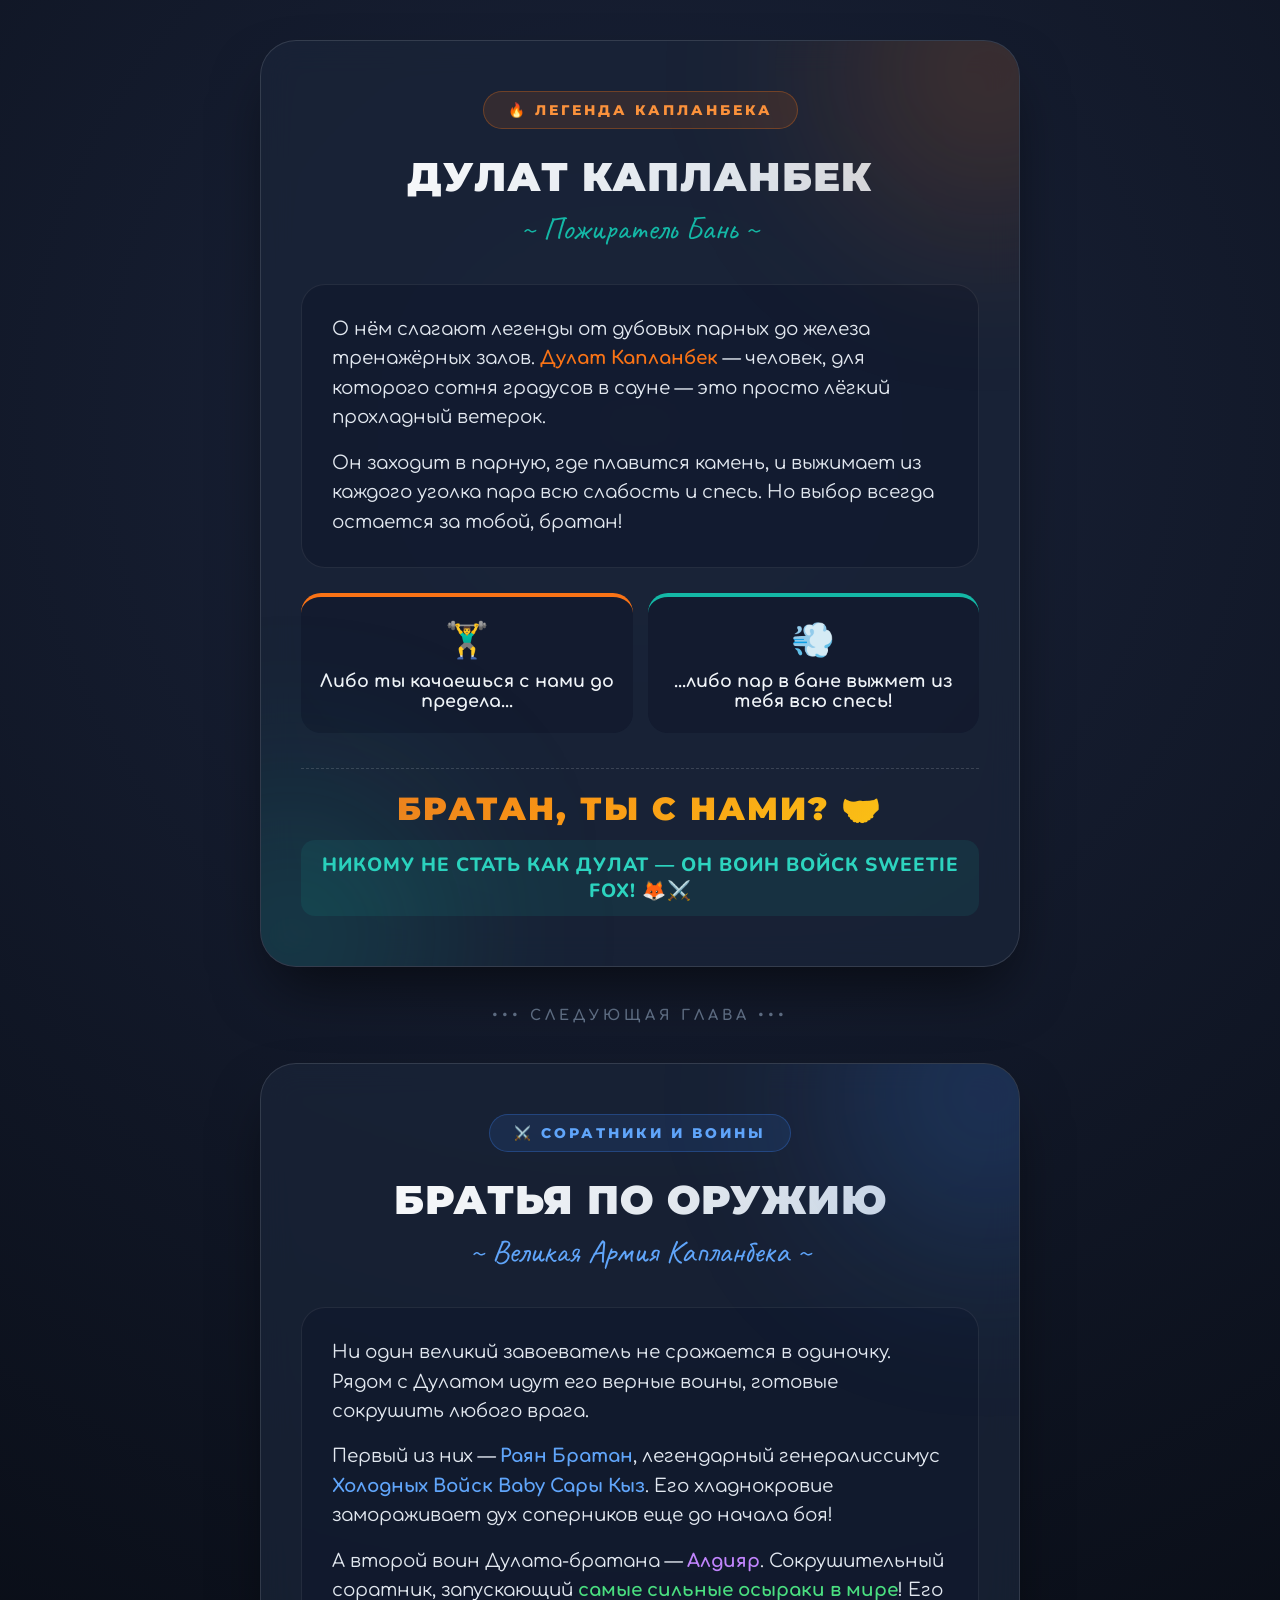
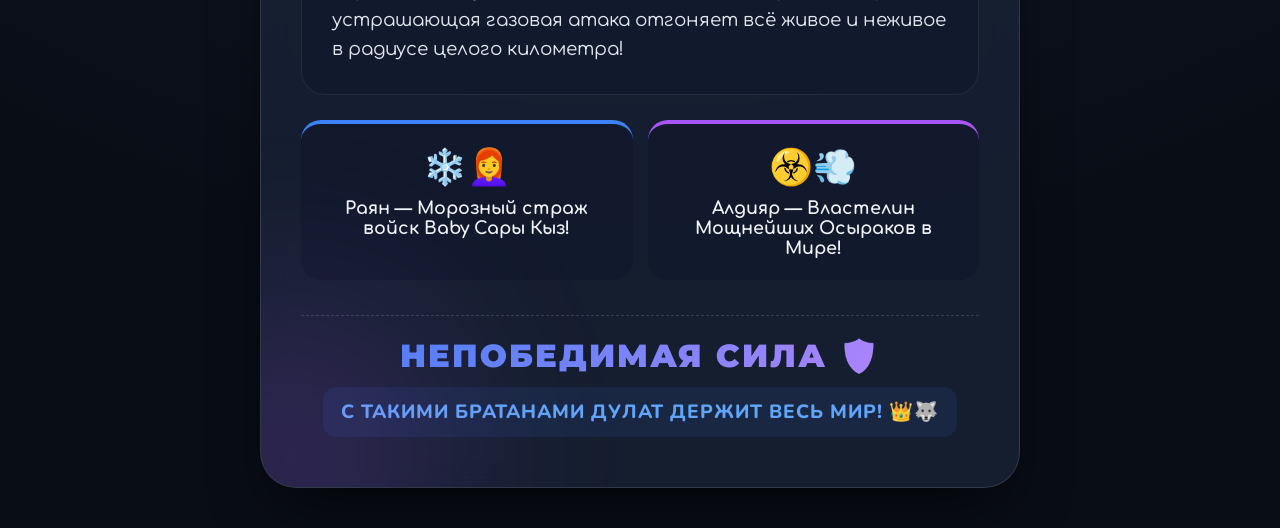
<file: index.html>
<!DOCTYPE html>
<html lang="ru">
<head>
    <meta charset="UTF-8">
    <meta name="viewport" content="width=device-width, initial-scale=1.0">
    <title>Легенда Капланбека: Эпический Эпос</title>
    
    <!-- Подключение шрифтов Google Fonts -->
    <link rel="preconnect" href="https://fonts.googleapis.com">
    <link rel="preconnect" href="https://fonts.gstatic.com" crossorigin>
    <link href="https://fonts.googleapis.com/css2?family=Caveat:wght@700&family=Comfortaa:wght@600;700&family=Montserrat:wght@700;900&family=Nunito:wght@700;800;900&display=swap" rel="stylesheet">

    <style>
        :root {
            --font-soft: 'Comfortaa', cursive, sans-serif;
            --font-rounded: 'Nunito', sans-serif;
            --font-handwritten: 'Caveat', cursive;
            --font-title: 'Montserrat', sans-serif;
            
            --font-primary: var(--font-soft);
        }

        * {
            box-sizing: border-box;
            margin: 0;
            padding: 0;
        }

        body {
            font-family: var(--font-primary);
            background: #090d16;
            background: radial-gradient(circle at 50% 20%, #1a233a 0%, #090d16 80%);
            color: #f1f5f9;
            min-height: 100vh;
            display: flex;
            flex-direction: column;
            justify-content: center;
            align-items: center;
            padding: 40px 15px;
            gap: 40px;
        }

        .poster-card {
            background: rgba(26, 36, 56, 0.75);
            backdrop-filter: blur(16px);
            border: 1px solid rgba(255, 255, 255, 0.12);
            border-radius: 36px;
            max-width: 760px;
            width: 100%;
            padding: 50px 40px;
            box-shadow: 0 30px 60px -15px rgba(0, 0, 0, 0.6);
            text-align: center;
            position: relative;
            overflow: hidden;
        }

        /* Эффекты свечения */
        .poster-card::before {
            content: '';
            position: absolute;
            top: -120px;
            right: -120px;
            width: 300px;
            height: 300px;
            background: rgba(249, 115, 22, 0.18);
            filter: blur(90px);
            border-radius: 50%;
        }

        .poster-card::after {
            content: '';
            position: absolute;
            bottom: -120px;
            left: -120px;
            width: 300px;
            height: 300px;
            background: rgba(20, 184, 166, 0.18);
            filter: blur(90px);
            border-radius: 50%;
        }

        .page-2::before {
            background: rgba(59, 130, 246, 0.2);
        }

        .page-2::after {
            background: rgba(168, 85, 247, 0.2);
        }

        .hero-badge {
            display: inline-block;
            font-family: var(--font-title);
            padding: 10px 24px;
            background: rgba(249, 115, 22, 0.12);
            border: 1px solid rgba(249, 115, 22, 0.3);
            border-radius: 50px;
            font-size: 0.85rem;
            font-weight: 800;
            letter-spacing: 3px;
            text-transform: uppercase;
            color: #fb923c;
            margin-bottom: 25px;
        }

        .hero-badge.blue {
            background: rgba(59, 130, 246, 0.12);
            border-color: rgba(59, 130, 246, 0.3);
            color: #60a5fa;
        }

        .title-name {
            font-family: var(--font-title);
            font-size: 2.5rem;
            font-weight: 900;
            line-height: 1.15;
            text-transform: uppercase;
            letter-spacing: 1px;
            margin-bottom: 8px;
            background: linear-gradient(135deg, #ffffff 0%, #cbd5e1 100%);
            -webkit-background-clip: text;
            -webkit-text-fill-color: transparent;
        }

        .title-tag {
            font-family: var(--font-handwritten);
            font-size: 2rem;
            color: #14b8a6;
            margin-bottom: 35px;
            display: block;
        }

        .story-section {
            background: rgba(15, 23, 42, 0.55);
            border: 1px solid rgba(255, 255, 255, 0.08);
            border-radius: 24px;
            padding: 30px;
            margin-bottom: 25px;
            text-align: left;
            line-height: 1.6;
            font-size: 1.15rem;
        }

        .story-section p {
            margin-bottom: 16px;
            color: #e2e8f0;
        }

        .story-section p:last-child {
            margin-bottom: 0;
        }

        .highlight-orange { color: #f97316; font-weight: 700; }
        .highlight-teal { color: #2dd4bf; font-weight: 700; }
        .highlight-blue { color: #60a5fa; font-weight: 700; }
        .highlight-purple { color: #c084fc; font-weight: 700; }
        .highlight-green { color: #4ade80; font-weight: 700; }

        .choice-grid {
            display: grid;
            grid-template-columns: 1fr 1fr;
            gap: 15px;
            margin: 25px 0;
        }

        @media (max-width: 600px) {
            .choice-grid {
                grid-template-columns: 1fr;
            }
        }

        .choice-card {
            background: rgba(15, 23, 42, 0.6);
            border-radius: 20px;
            padding: 22px 18px;
            text-align: center;
        }

        .choice-card.gym { border-top: 4px solid #f97316; }
        .choice-card.sauna { border-top: 4px solid #14b8a6; }
        .choice-card.frost { border-top: 4px solid #3b82f6; }
        .choice-card.aura { border-top: 4px solid #a855f7; }

        .card-icon {
            font-size: 2.2rem;
            margin-bottom: 10px;
            display: block;
        }

        .card-text {
            font-size: 1.1rem;
            font-weight: 700;
        }

        .footer-banner {
            margin-top: 35px;
            padding-top: 20px;
            border-top: 1px dashed rgba(255, 255, 255, 0.15);
        }

        .footer-bro {
            font-family: var(--font-title);
            font-size: 2rem;
            font-weight: 900;
            background: linear-gradient(135deg, #f97316 0%, #facc15 100%);
            -webkit-background-clip: text;
            -webkit-text-fill-color: transparent;
            text-transform: uppercase;
            letter-spacing: 2px;
            margin-bottom: 12px;
        }

        .slogan-warrior {
            font-family: var(--font-rounded);
            font-size: 1.2rem;
            font-weight: 800;
            color: #2dd4bf;
            text-transform: uppercase;
            letter-spacing: 1px;
            padding: 12px 18px;
            background: rgba(20, 184, 166, 0.1);
            border-radius: 14px;
            display: inline-block;
        }

        .page-divider {
            color: #64748b;
            font-weight: 800;
            letter-spacing: 4px;
            text-transform: uppercase;
            font-size: 0.9rem;
        }
    </style>
</head>
<body>

    <!-- СТРАНИЦА 1: ЛЕГЕНДА ДУЛАТА -->
    <div class="poster-card">
        <div class="hero-badge">🔥 Легенда Капланбека</div>

        <h1 class="title-name">Дулат Капланбек</h1>
        <span class="title-tag">~ Пожиратель Бань ~</span>

        <div class="story-section">
            <p>
                О нём слагают легенды от дубовых парных до железа тренажёрных залов. <span class="highlight-orange">Дулат Капланбек</span> — человек, для которого сотня градусов в сауне — это просто лёгкий прохладный ветерок.
            </p>
            <p>
                Он заходит в парную, где плавится камень, и выжимает из каждого уголка пара всю слабость и спесь. Но выбор всегда остается за тобой, братан!
            </p>
        </div>

        <div class="choice-grid">
            <div class="choice-card gym">
                <span class="card-icon">🏋️‍♂️</span>
                <div class="card-text">
                    Либо ты качаешься с нами до предела...
                </div>
            </div>

            <div class="choice-card sauna">
                <span class="card-icon">💨</span>
                <div class="card-text">
                    ...либо пар в бане выжмет из тебя всю спесь!
                </div>
            </div>
        </div>

        <div class="footer-banner">
            <div class="footer-bro">БРАТАН, ТЫ С НАМИ? 🤝</div>
            <div class="slogan-warrior">Никому не стать как Дулат — он воин войск Sweetie Fox! 🦊⚔️</div>
        </div>
    </div>

    <div class="page-divider">••• Следующая глава •••</div>

    <!-- СТРАНИЦА 2: ВЕРНЫЕ ВОИНЫ И БРАТАНЫ -->
    <div class="poster-card page-2">
        <div class="hero-badge blue">⚔️ Соратники и Воины</div>

        <h1 class="title-name">Братья по Оружию</h1>
        <span class="title-tag" style="color: #60a5fa;">~ Великая Армия Капланбека ~</span>

        <div class="story-section">
            <p>
                Ни один великий завоеватель не сражается в одиночку. Рядом с Дулатом идут его верные воины, готовые сокрушить любого врага.
            </p>
            <p>
                Первый из них — <span class="highlight-blue">Раян Братан</span>, легендарный генералиссимус <span class="highlight-blue">Холодных Войск Baby Сары Кыз</span>. Его хладнокровие замораживает дух соперников еще до начала боя!
            </p>
            <p>
                А второй воин Дулата-братана — <span class="highlight-purple">Алдияр</span>. Сокрушительный соратник, запускающий <span class="highlight-green">самые сильные осыраки в мире</span>! Его устрашающая газовая атака отгоняет всё живое и неживое в радиусе целого километра!
            </p>
        </div>

        <div class="choice-grid">
            <div class="choice-card frost">
                <span class="card-icon">❄️👩‍🦰</span>
                <div class="card-text">
                    Раян — Морозный страж войск Baby Сары Кыз!
                </div>
            </div>

            <div class="choice-card aura">
                <span class="card-icon">☣️💨</span>
                <div class="card-text">
                    Алдияр — Властелин Мощнейших Осыраков в Мире!
                </div>
            </div>
        </div>

        <div class="footer-banner">
            <div class="footer-bro" style="background: linear-gradient(135deg, #3b82f6 0%, #c084fc 100%); -webkit-background-clip: text; -webkit-text-fill-color: transparent;">НЕПОБЕДИМАЯ СИЛА 🛡️</div>
            <div class="slogan-warrior" style="color: #60a5fa; background: rgba(59, 130, 246, 0.1);">С такими братанами Дулат держит весь мир! 👑🐺</div>
        </div>
    </div>

</body>
</html>
</file>
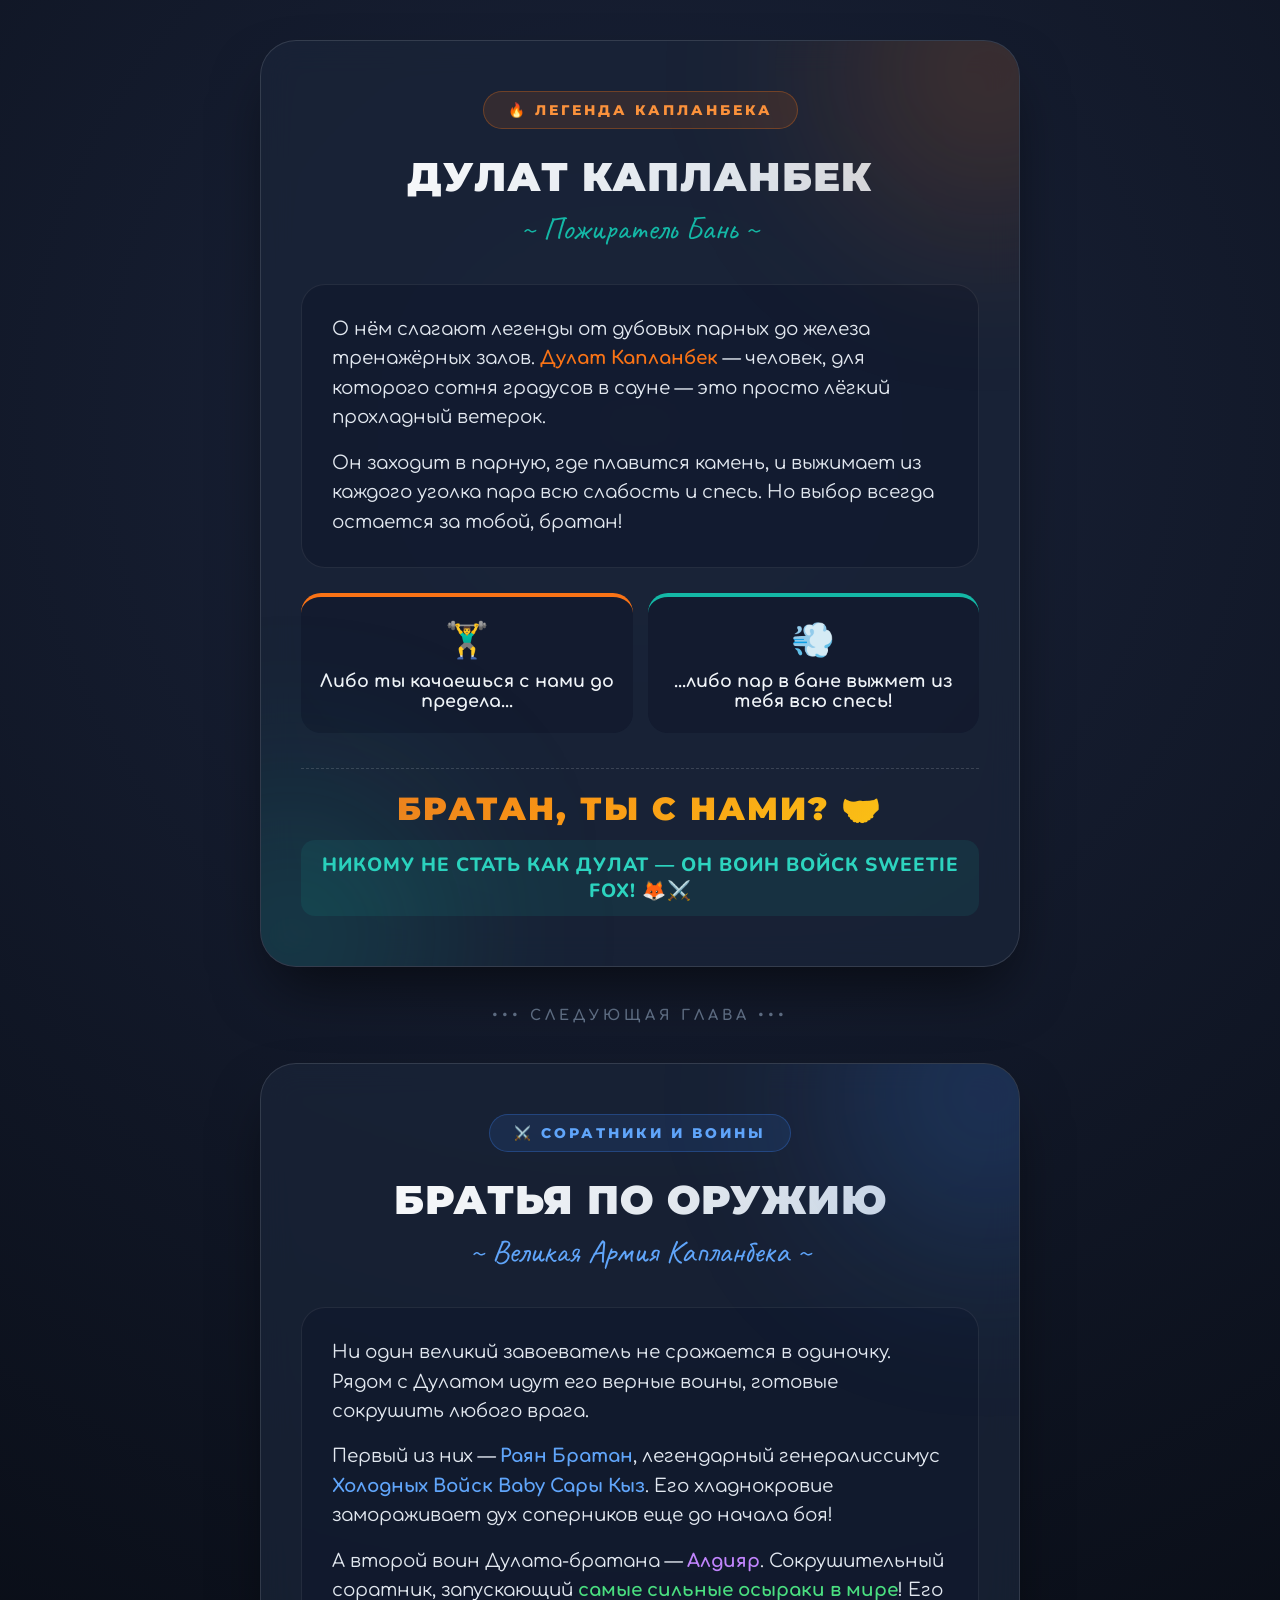
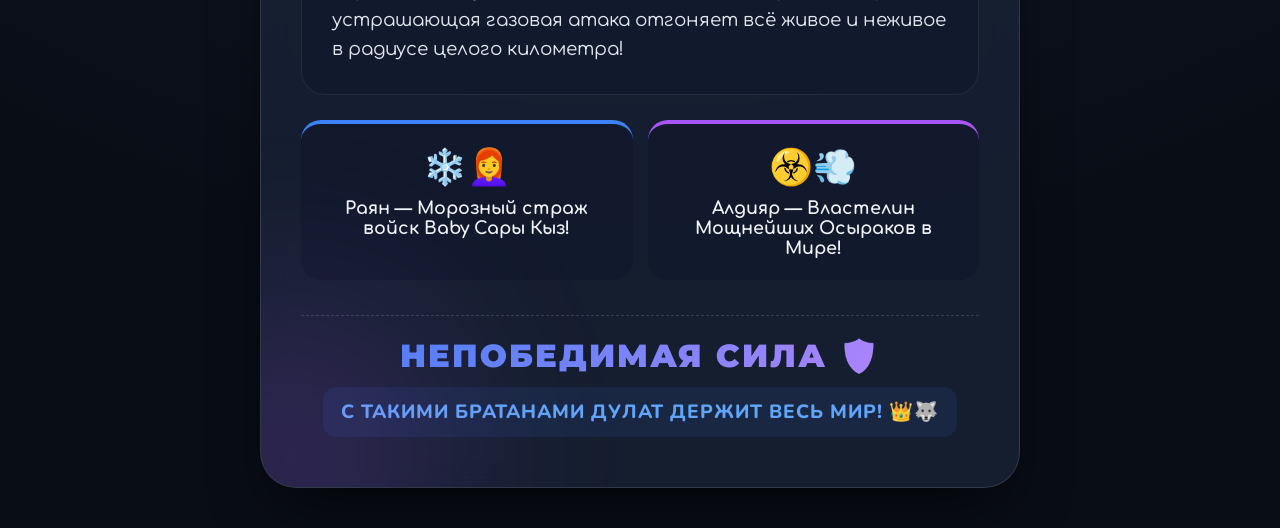
<file: index (1).html>
<!DOCTYPE html>
<html lang="ru">
<head>
    <meta charset="UTF-8">
    <meta name="viewport" content="width=device-width, initial-scale=1.0">
    <title>Легенда Капланбека: Эпический Эпос</title>
    
    <!-- Подключение шрифтов Google Fonts -->
    <link rel="preconnect" href="https://fonts.googleapis.com">
    <link rel="preconnect" href="https://fonts.gstatic.com" crossorigin>
    <link href="https://fonts.googleapis.com/css2?family=Caveat:wght@700&family=Comfortaa:wght@600;700&family=Montserrat:wght@700;900&family=Nunito:wght@700;800;900&display=swap" rel="stylesheet">

    <style>
        :root {
            --font-soft: 'Comfortaa', cursive, sans-serif;
            --font-rounded: 'Nunito', sans-serif;
            --font-handwritten: 'Caveat', cursive;
            --font-title: 'Montserrat', sans-serif;
            
            --font-primary: var(--font-soft);
        }

        * {
            box-sizing: border-box;
            margin: 0;
            padding: 0;
        }

        body {
            font-family: var(--font-primary);
            background: #090d16;
            background: radial-gradient(circle at 50% 20%, #1a233a 0%, #090d16 80%);
            color: #f1f5f9;
            min-height: 100vh;
            display: flex;
            flex-direction: column;
            justify-content: center;
            align-items: center;
            padding: 40px 15px;
            gap: 40px;
        }

        .poster-card {
            background: rgba(26, 36, 56, 0.75);
            backdrop-filter: blur(16px);
            border: 1px solid rgba(255, 255, 255, 0.12);
            border-radius: 36px;
            max-width: 760px;
            width: 100%;
            padding: 50px 40px;
            box-shadow: 0 30px 60px -15px rgba(0, 0, 0, 0.6);
            text-align: center;
            position: relative;
            overflow: hidden;
        }

        /* Эффекты свечения */
        .poster-card::before {
            content: '';
            position: absolute;
            top: -120px;
            right: -120px;
            width: 300px;
            height: 300px;
            background: rgba(249, 115, 22, 0.18);
            filter: blur(90px);
            border-radius: 50%;
        }

        .poster-card::after {
            content: '';
            position: absolute;
            bottom: -120px;
            left: -120px;
            width: 300px;
            height: 300px;
            background: rgba(20, 184, 166, 0.18);
            filter: blur(90px);
            border-radius: 50%;
        }

        .page-2::before {
            background: rgba(59, 130, 246, 0.2);
        }

        .page-2::after {
            background: rgba(168, 85, 247, 0.2);
        }

        .hero-badge {
            display: inline-block;
            font-family: var(--font-title);
            padding: 10px 24px;
            background: rgba(249, 115, 22, 0.12);
            border: 1px solid rgba(249, 115, 22, 0.3);
            border-radius: 50px;
            font-size: 0.85rem;
            font-weight: 800;
            letter-spacing: 3px;
            text-transform: uppercase;
            color: #fb923c;
            margin-bottom: 25px;
        }

        .hero-badge.blue {
            background: rgba(59, 130, 246, 0.12);
            border-color: rgba(59, 130, 246, 0.3);
            color: #60a5fa;
        }

        .title-name {
            font-family: var(--font-title);
            font-size: 2.5rem;
            font-weight: 900;
            line-height: 1.15;
            text-transform: uppercase;
            letter-spacing: 1px;
            margin-bottom: 8px;
            background: linear-gradient(135deg, #ffffff 0%, #cbd5e1 100%);
            -webkit-background-clip: text;
            -webkit-text-fill-color: transparent;
        }

        .title-tag {
            font-family: var(--font-handwritten);
            font-size: 2rem;
            color: #14b8a6;
            margin-bottom: 35px;
            display: block;
        }

        .story-section {
            background: rgba(15, 23, 42, 0.55);
            border: 1px solid rgba(255, 255, 255, 0.08);
            border-radius: 24px;
            padding: 30px;
            margin-bottom: 25px;
            text-align: left;
            line-height: 1.6;
            font-size: 1.15rem;
        }

        .story-section p {
            margin-bottom: 16px;
            color: #e2e8f0;
        }

        .story-section p:last-child {
            margin-bottom: 0;
        }

        .highlight-orange { color: #f97316; font-weight: 700; }
        .highlight-teal { color: #2dd4bf; font-weight: 700; }
        .highlight-blue { color: #60a5fa; font-weight: 700; }
        .highlight-purple { color: #c084fc; font-weight: 700; }
        .highlight-green { color: #4ade80; font-weight: 700; }

        .choice-grid {
            display: grid;
            grid-template-columns: 1fr 1fr;
            gap: 15px;
            margin: 25px 0;
        }

        @media (max-width: 600px) {
            .choice-grid {
                grid-template-columns: 1fr;
            }
        }

        .choice-card {
            background: rgba(15, 23, 42, 0.6);
            border-radius: 20px;
            padding: 22px 18px;
            text-align: center;
        }

        .choice-card.gym { border-top: 4px solid #f97316; }
        .choice-card.sauna { border-top: 4px solid #14b8a6; }
        .choice-card.frost { border-top: 4px solid #3b82f6; }
        .choice-card.aura { border-top: 4px solid #a855f7; }

        .card-icon {
            font-size: 2.2rem;
            margin-bottom: 10px;
            display: block;
        }

        .card-text {
            font-size: 1.1rem;
            font-weight: 700;
        }

        .footer-banner {
            margin-top: 35px;
            padding-top: 20px;
            border-top: 1px dashed rgba(255, 255, 255, 0.15);
        }

        .footer-bro {
            font-family: var(--font-title);
            font-size: 2rem;
            font-weight: 900;
            background: linear-gradient(135deg, #f97316 0%, #facc15 100%);
            -webkit-background-clip: text;
            -webkit-text-fill-color: transparent;
            text-transform: uppercase;
            letter-spacing: 2px;
            margin-bottom: 12px;
        }

        .slogan-warrior {
            font-family: var(--font-rounded);
            font-size: 1.2rem;
            font-weight: 800;
            color: #2dd4bf;
            text-transform: uppercase;
            letter-spacing: 1px;
            padding: 12px 18px;
            background: rgba(20, 184, 166, 0.1);
            border-radius: 14px;
            display: inline-block;
        }

        .page-divider {
            color: #64748b;
            font-weight: 800;
            letter-spacing: 4px;
            text-transform: uppercase;
            font-size: 0.9rem;
        }
    </style>
</head>
<body>

    <!-- СТРАНИЦА 1: ЛЕГЕНДА ДУЛАТА -->
    <div class="poster-card">
        <div class="hero-badge">🔥 Легенда Капланбека</div>

        <h1 class="title-name">Дулат Капланбек</h1>
        <span class="title-tag">~ Пожиратель Бань ~</span>

        <div class="story-section">
            <p>
                О нём слагают легенды от дубовых парных до железа тренажёрных залов. <span class="highlight-orange">Дулат Капланбек</span> — человек, для которого сотня градусов в сауне — это просто лёгкий прохладный ветерок.
            </p>
            <p>
                Он заходит в парную, где плавится камень, и выжимает из каждого уголка пара всю слабость и спесь. Но выбор всегда остается за тобой, братан!
            </p>
        </div>

        <div class="choice-grid">
            <div class="choice-card gym">
                <span class="card-icon">🏋️‍♂️</span>
                <div class="card-text">
                    Либо ты качаешься с нами до предела...
                </div>
            </div>

            <div class="choice-card sauna">
                <span class="card-icon">💨</span>
                <div class="card-text">
                    ...либо пар в бане выжмет из тебя всю спесь!
                </div>
            </div>
        </div>

        <div class="footer-banner">
            <div class="footer-bro">БРАТАН, ТЫ С НАМИ? 🤝</div>
            <div class="slogan-warrior">Никому не стать как Дулат — он воин войск Sweetie Fox! 🦊⚔️</div>
        </div>
    </div>

    <div class="page-divider">••• Следующая глава •••</div>

    <!-- СТРАНИЦА 2: ВЕРНЫЕ ВОИНЫ И БРАТАНЫ -->
    <div class="poster-card page-2">
        <div class="hero-badge blue">⚔️ Соратники и Воины</div>

        <h1 class="title-name">Братья по Оружию</h1>
        <span class="title-tag" style="color: #60a5fa;">~ Великая Армия Капланбека ~</span>

        <div class="story-section">
            <p>
                Ни один великий завоеватель не сражается в одиночку. Рядом с Дулатом идут его верные воины, готовые сокрушить любого врага.
            </p>
            <p>
                Первый из них — <span class="highlight-blue">Раян Братан</span>, легендарный генералиссимус <span class="highlight-blue">Холодных Войск Baby Сары Кыз</span>. Его хладнокровие замораживает дух соперников еще до начала боя!
            </p>
            <p>
                А второй воин Дулата-братана — <span class="highlight-purple">Алдияр</span>. Сокрушительный соратник, запускающий <span class="highlight-green">самые сильные осыраки в мире</span>! Его устрашающая газовая атака отгоняет всё живое и неживое в радиусе целого километра!
            </p>
        </div>

        <div class="choice-grid">
            <div class="choice-card frost">
                <span class="card-icon">❄️👩‍🦰</span>
                <div class="card-text">
                    Раян — Морозный страж войск Baby Сары Кыз!
                </div>
            </div>

            <div class="choice-card aura">
                <span class="card-icon">☣️💨</span>
                <div class="card-text">
                    Алдияр — Властелин Мощнейших Осыраков в Мире!
                </div>
            </div>
        </div>

        <div class="footer-banner">
            <div class="footer-bro" style="background: linear-gradient(135deg, #3b82f6 0%, #c084fc 100%); -webkit-background-clip: text; -webkit-text-fill-color: transparent;">НЕПОБЕДИМАЯ СИЛА 🛡️</div>
            <div class="slogan-warrior" style="color: #60a5fa; background: rgba(59, 130, 246, 0.1);">С такими братанами Дулат держит весь мир! 👑🐺</div>
        </div>
    </div>

</body>
</html>
</file>
